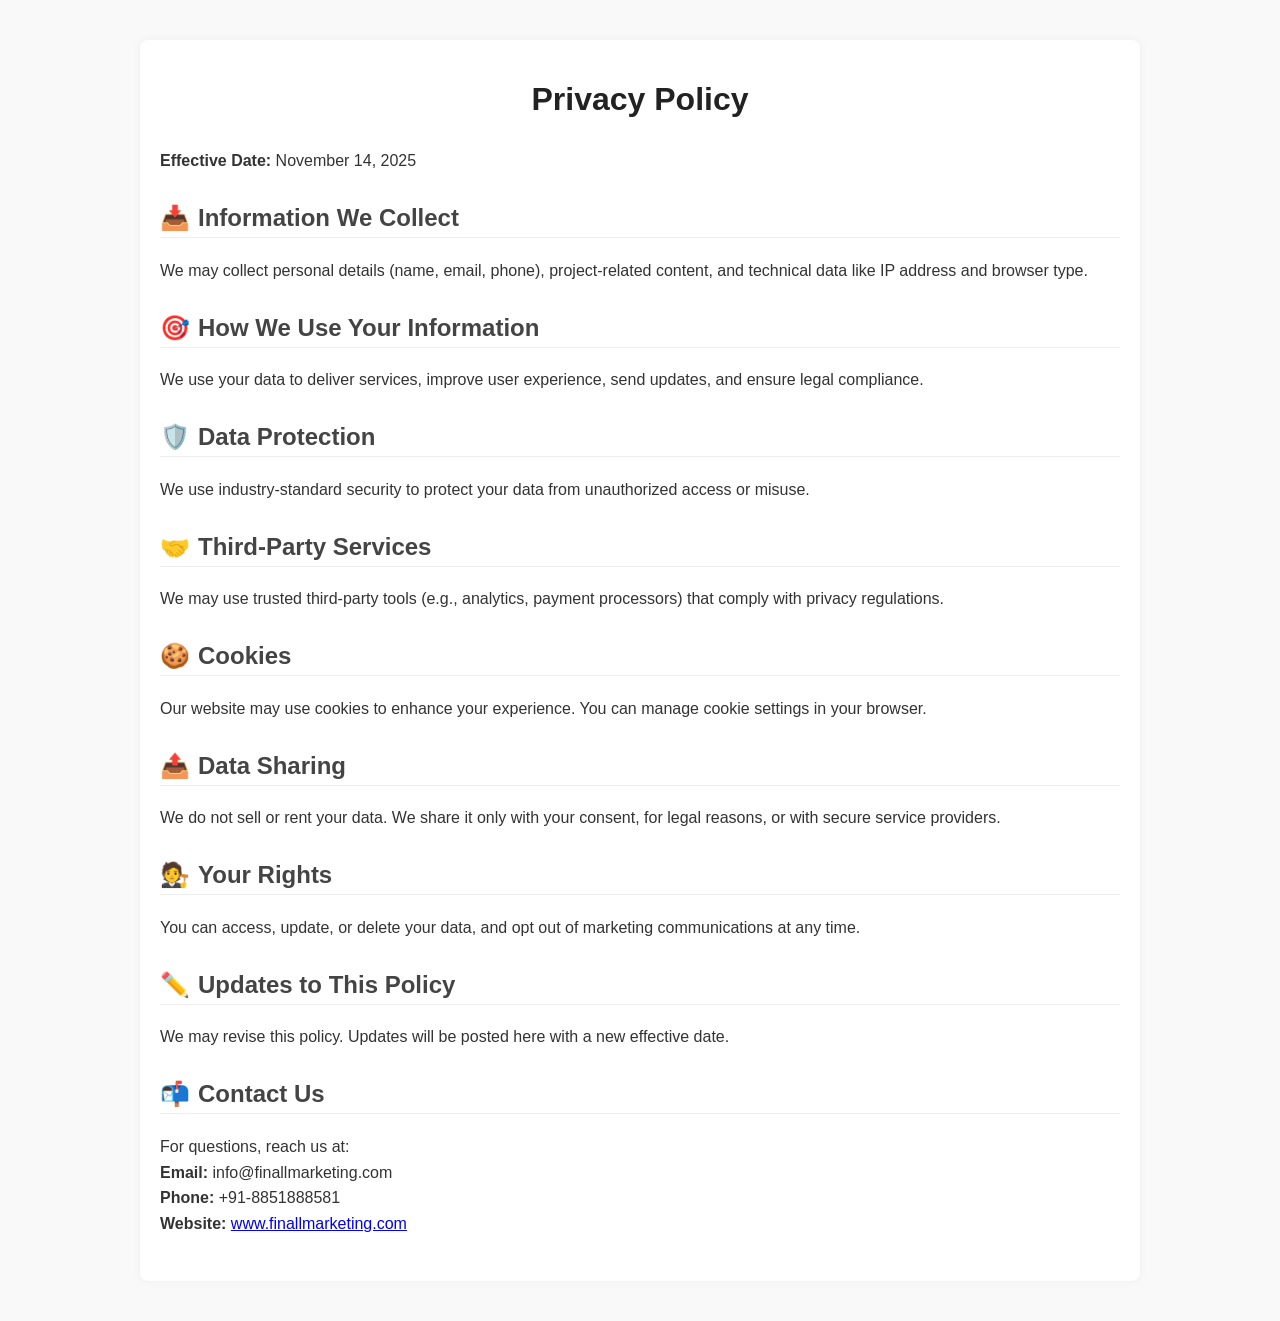
<file: privacy.html>
<!DOCTYPE html>
<html lang="en">
<head>
  <meta charset="UTF-8" />
  <meta name="viewport" content="width=device-width, initial-scale=1.0" />
  <title>Privacy Policy | Finall Marketing</title>
  <style>
    body {
      font-family: 'Segoe UI', sans-serif;
      background-color: #f9f9f9;
      color: #333;
      margin: 0;
      padding: 0;
    }

    .container {
      max-width: 960px;
      margin: 40px auto;
      padding: 20px;
      background-color: #fff;
      box-shadow: 0 0 10px rgba(0,0,0,0.05);
      border-radius: 8px;
    }

    h1 {
      text-align: center;
      color: #222;
      margin-bottom: 30px;
    }

    h2 {
      color: #444;
      margin-top: 30px;
      border-bottom: 1px solid #eee;
      padding-bottom: 5px;
    }

    p {
      line-height: 1.6;
      margin: 10px 0;
    }

    .section {
      margin-bottom: 25px;
    }

    .icon {
      font-weight: bold;
      margin-right: 8px;
      color: #0078D4;
    }

    @media (max-width: 600px) {
      .container {
        margin: 20px;
        padding: 15px;
      }
    }
  </style>
</head>
<body>
  <div class="container">
    <h1>Privacy Policy</h1>
    <p><strong>Effective Date:</strong> November 14, 2025</p>

    <div class="section">
      <h2><span class="icon">📥</span>Information We Collect</h2>
      <p>We may collect personal details (name, email, phone), project-related content, and technical data like IP address and browser type.</p>
    </div>

    <div class="section">
      <h2><span class="icon">🎯</span>How We Use Your Information</h2>
      <p>We use your data to deliver services, improve user experience, send updates, and ensure legal compliance.</p>
    </div>

    <div class="section">
      <h2><span class="icon">🛡️</span>Data Protection</h2>
      <p>We use industry-standard security to protect your data from unauthorized access or misuse.</p>
    </div>

    <div class="section">
      <h2><span class="icon">🤝</span>Third-Party Services</h2>
      <p>We may use trusted third-party tools (e.g., analytics, payment processors) that comply with privacy regulations.</p>
    </div>

    <div class="section">
      <h2><span class="icon">🍪</span>Cookies</h2>
      <p>Our website may use cookies to enhance your experience. You can manage cookie settings in your browser.</p>
    </div>

    <div class="section">
      <h2><span class="icon">📤</span>Data Sharing</h2>
      <p>We do not sell or rent your data. We share it only with your consent, for legal reasons, or with secure service providers.</p>
    </div>

    <div class="section">
      <h2><span class="icon">🧑‍⚖️</span>Your Rights</h2>
      <p>You can access, update, or delete your data, and opt out of marketing communications at any time.</p>
    </div>

    <div class="section">
      <h2><span class="icon">✏️</span>Updates to This Policy</h2>
      <p>We may revise this policy. Updates will be posted here with a new effective date.</p>
    </div>

    <div class="section">
      <h2><span class="icon">📬</span>Contact Us</h2>
      <p>For questions, reach us at:<br>
      <strong>Email:</strong> info@finallmarketing.com<br>
      <strong>Phone:</strong> +91-8851888581<br>
      <strong>Website:</strong> <a href="https://www.finallmarketing.com">www.finallmarketing.com</a></p>
    </div>
  </div>
</body>
</html>
</file>
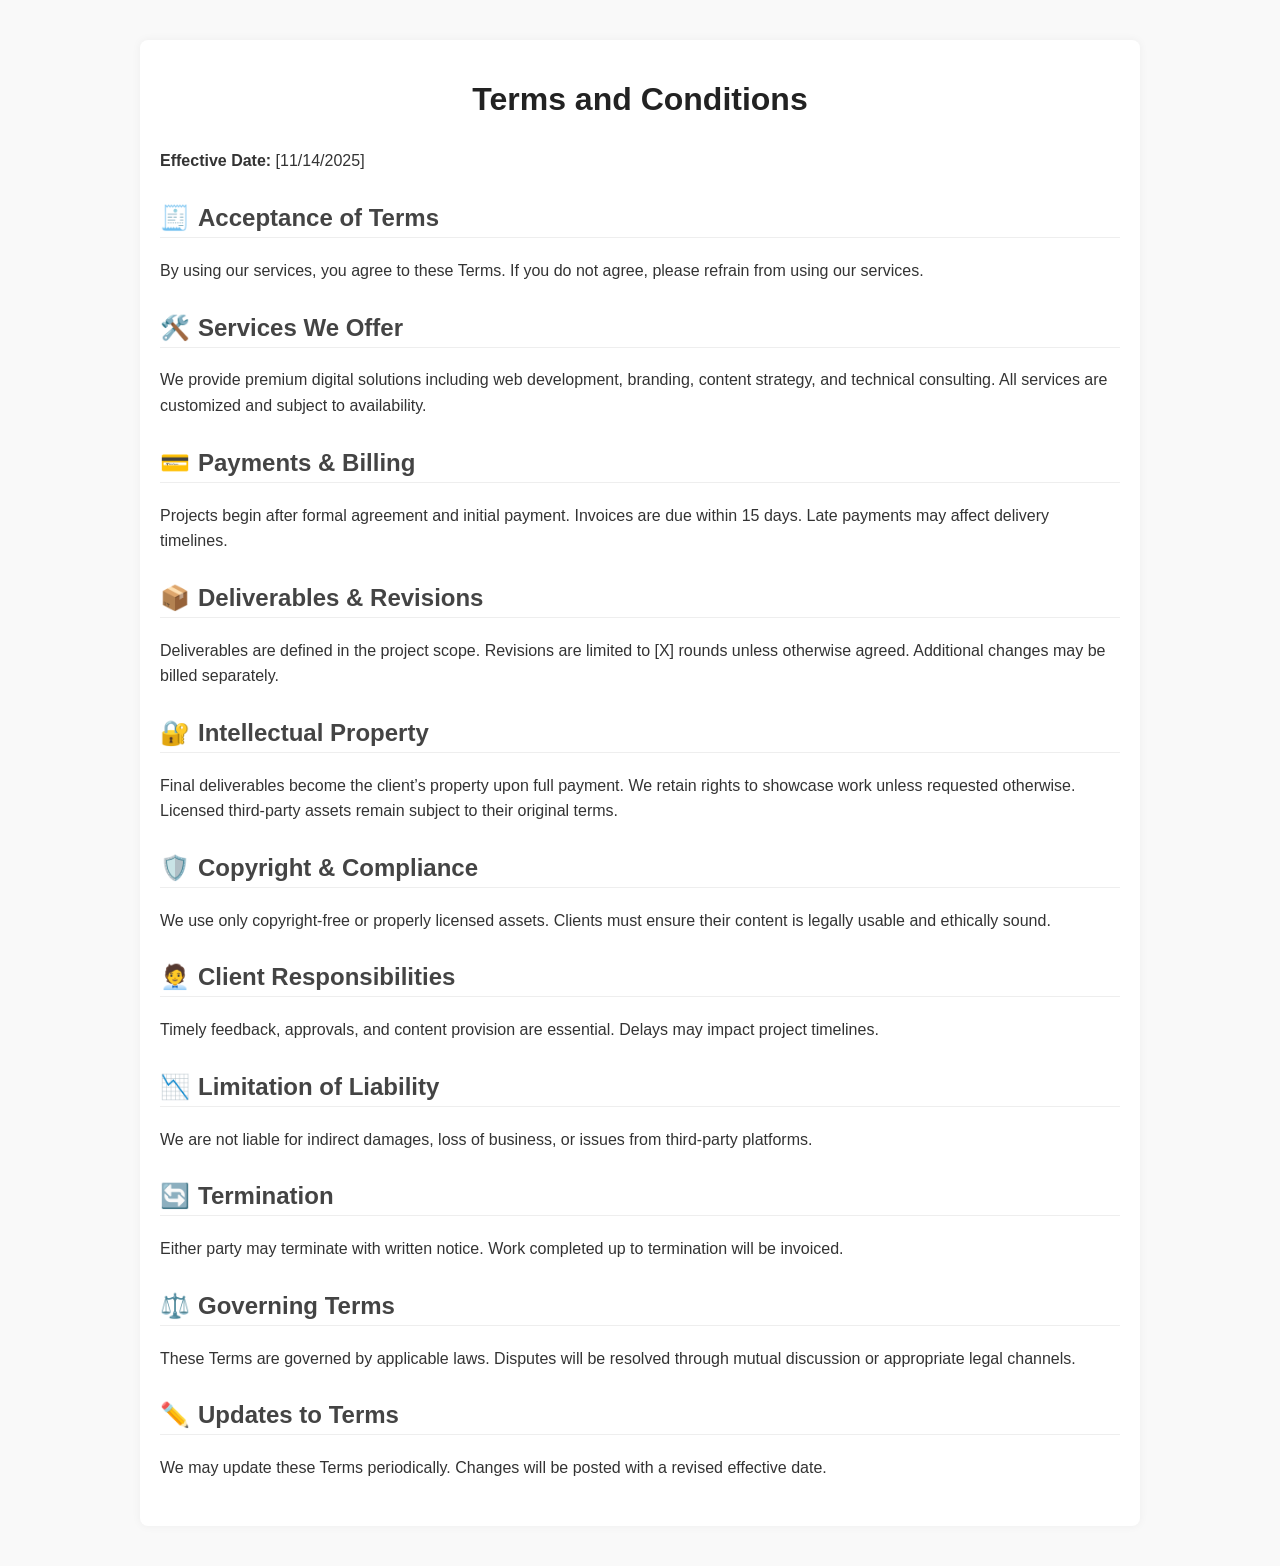
<file: terms.html>
<!DOCTYPE html>
<html lang="en">
<head>
  <meta charset="UTF-8" />
  <meta name="viewport" content="width=device-width, initial-scale=1.0" />
  <title>Terms and Conditions | Finally Marketing</title>
  <style>
    body {
      font-family: 'Segoe UI', sans-serif;
      background-color: #f9f9f9;
      color: #333;
      margin: 0;
      padding: 0;
    }

    .container {
      max-width: 960px;
      margin: 40px auto;
      padding: 20px;
      background-color: #fff;
      box-shadow: 0 0 10px rgba(0,0,0,0.05);
      border-radius: 8px;
    }

    h1 {
      text-align: center;
      color: #222;
      margin-bottom: 30px;
    }

    h2 {
      color: #444;
      margin-top: 30px;
      border-bottom: 1px solid #eee;
      padding-bottom: 5px;
    }

    p {
      line-height: 1.6;
      margin: 10px 0;
    }

    .section {
      margin-bottom: 25px;
    }

    .icon {
      font-weight: bold;
      margin-right: 8px;
      color: #0078D4;
    }

    @media (max-width: 600px) {
      .container {
        margin: 20px;
        padding: 15px;
      }
    }
  </style>
</head>
<body>
  <div class="container">
    <h1>Terms and Conditions</h1>
    <p><strong>Effective Date:</strong> [11/14/2025]</p>

    <div class="section">
      <h2><span class="icon">🧾</span>Acceptance of Terms</h2>
      <p>By using our services, you agree to these Terms. If you do not agree, please refrain from using our services.</p>
    </div>

    <div class="section">
      <h2><span class="icon">🛠️</span>Services We Offer</h2>
      <p>We provide premium digital solutions including web development, branding, content strategy, and technical consulting. All services are customized and subject to availability.</p>
    </div>

    <div class="section">
      <h2><span class="icon">💳</span>Payments & Billing</h2>
      <p>Projects begin after formal agreement and initial payment. Invoices are due within 15 days. Late payments may affect delivery timelines.</p>
    </div>

    <div class="section">
      <h2><span class="icon">📦</span>Deliverables & Revisions</h2>
      <p>Deliverables are defined in the project scope. Revisions are limited to [X] rounds unless otherwise agreed. Additional changes may be billed separately.</p>
    </div>

    <div class="section">
      <h2><span class="icon">🔐</span>Intellectual Property</h2>
      <p>Final deliverables become the client’s property upon full payment. We retain rights to showcase work unless requested otherwise. Licensed third-party assets remain subject to their original terms.</p>
    </div>

    <div class="section">
      <h2><span class="icon">🛡️</span>Copyright & Compliance</h2>
      <p>We use only copyright-free or properly licensed assets. Clients must ensure their content is legally usable and ethically sound.</p>
    </div>

    <div class="section">
      <h2><span class="icon">🧑‍💼</span>Client Responsibilities</h2>
      <p>Timely feedback, approvals, and content provision are essential. Delays may impact project timelines.</p>
    </div>

    <div class="section">
      <h2><span class="icon">📉</span>Limitation of Liability</h2>
      <p>We are not liable for indirect damages, loss of business, or issues from third-party platforms.</p>
    </div>

    <div class="section">
      <h2><span class="icon">🔄</span>Termination</h2>
      <p>Either party may terminate with written notice. Work completed up to termination will be invoiced.</p>
    </div>

    <div class="section">
      <h2><span class="icon">⚖️</span>Governing Terms</h2>
      <p>These Terms are governed by applicable laws. Disputes will be resolved through mutual discussion or appropriate legal channels.</p>
    </div>

    <div class="section">
      <h2><span class="icon">✏️</span>Updates to Terms</h2>
      <p>We may update these Terms periodically. Changes will be posted with a revised effective date.</p>
    </div>
  </div>
</body>
</html>
</file>
